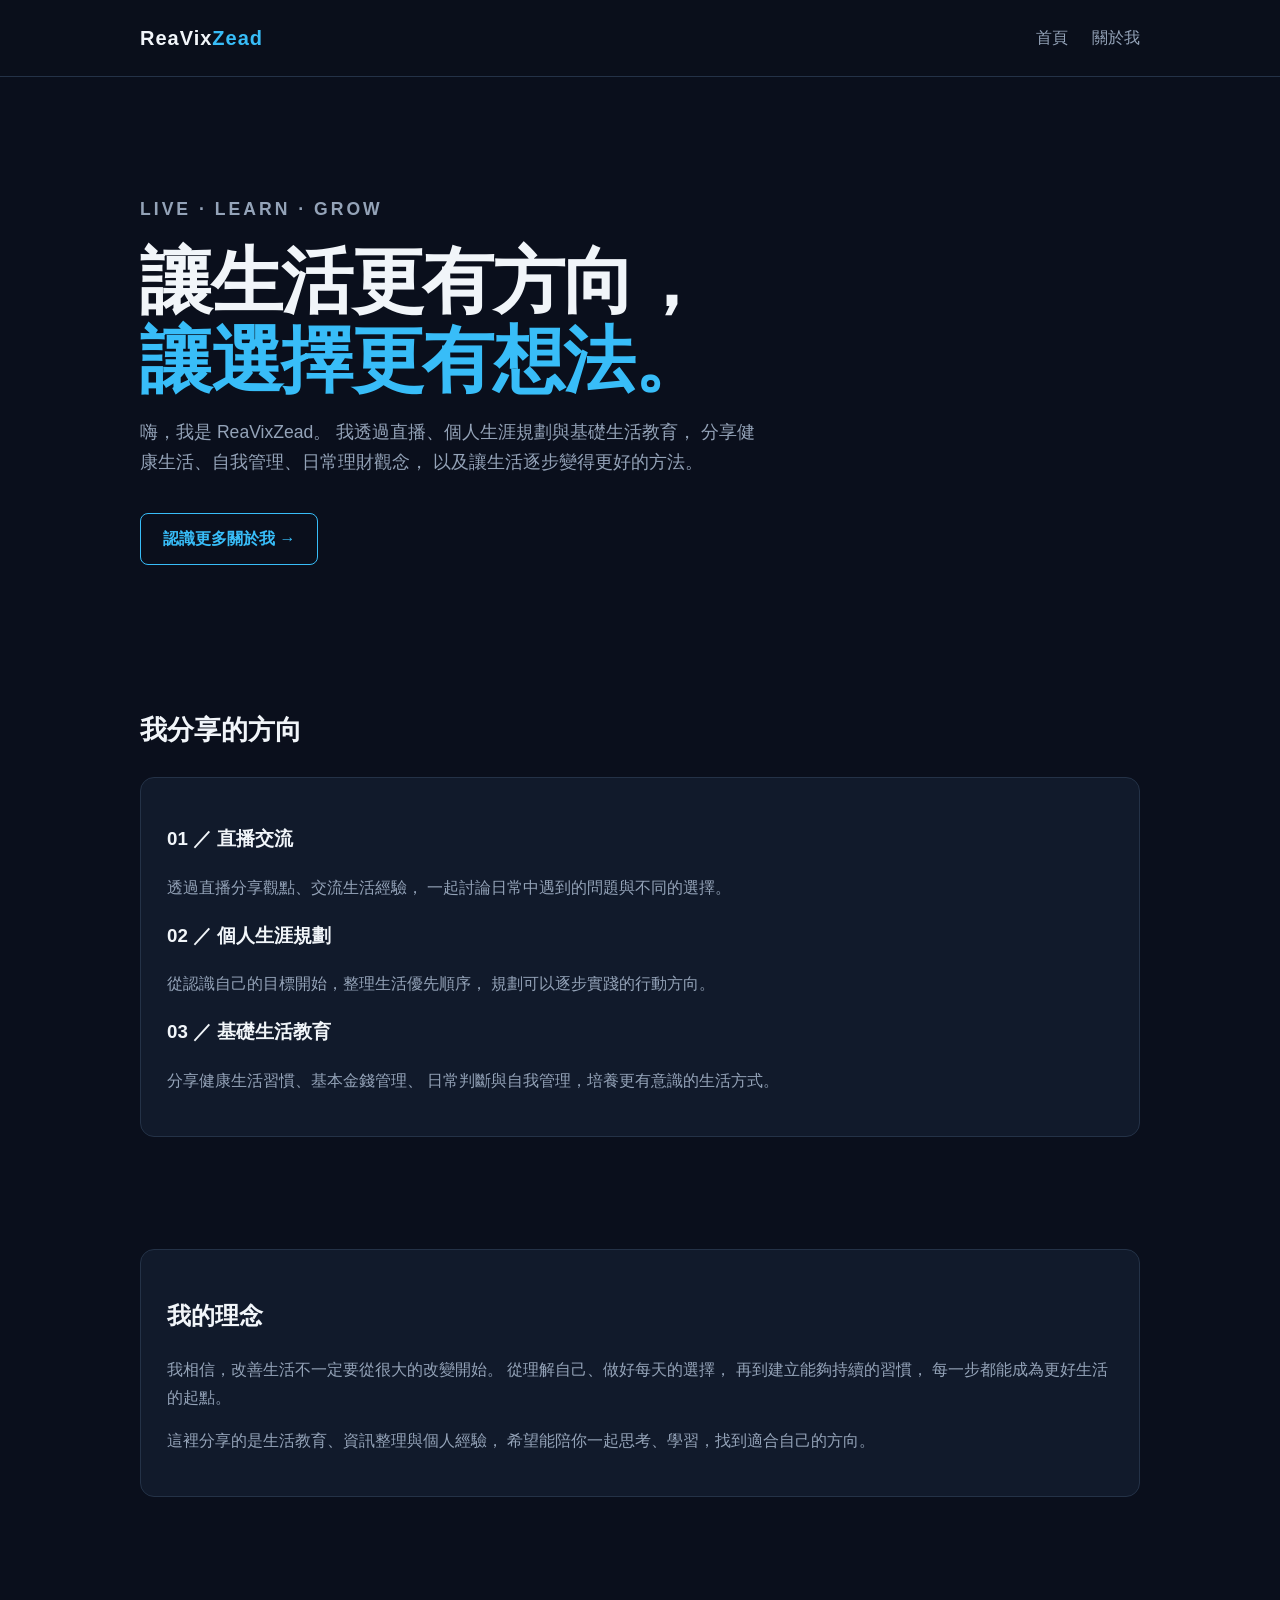
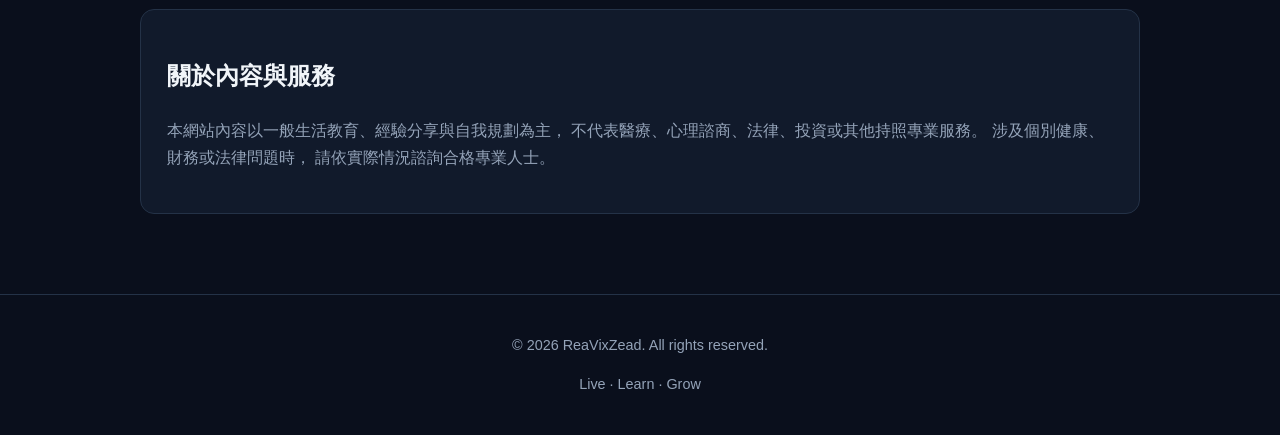
<file: index.html>
<!DOCTYPE html>
<html lang="zh-Hant">
<head>
    <meta charset="UTF-8">
    <meta name="viewport" content="width=device-width, initial-scale=1.0">
    <meta name="description" content="ReaVixZead 的個人名片。透過直播、生涯規劃與生活教育，分享更有方向的生活方式。">

    <title>ReaVixZead｜個人名片</title>

    <link rel="stylesheet" href="css/style.css">
</head>

<body>

    <header class="site-header">
        <nav class="navbar container">
            <a class="brand" href="index.html">
                ReaVix<span>Zead</span>
            </a>

            <div class="nav-links">
                <a href="index.html">首頁</a>
                <a href="about.html">關於我</a>
            </div>
        </nav>
    </header>

    <main>
        <section class="hero container">
            <p class="eyebrow">LIVE · LEARN · GROW</p>

            <h1>
                讓生活更有方向，<br>
                <span>讓選擇更有想法。</span>
            </h1>

            <p>
                嗨，我是 ReaVixZead。
                我透過直播、個人生涯規劃與基礎生活教育，
                分享健康生活、自我管理、日常理財觀念，
                以及讓生活逐步變得更好的方法。
            </p>

            <a class="button" href="about.html">
                認識更多關於我 →
            </a>
        </section>

        <section class="section container">
            <h2 class="section-title">我分享的方向</h2>

            <div class="card">
                <h3>01 ／ 直播交流</h3>
                <p>
                    透過直播分享觀點、交流生活經驗，
                    一起討論日常中遇到的問題與不同的選擇。
                </p>

                <h3>02 ／ 個人生涯規劃</h3>
                <p>
                    從認識自己的目標開始，整理生活優先順序，
                    規劃可以逐步實踐的行動方向。
                </p>

                <h3>03 ／ 基礎生活教育</h3>
                <p>
                    分享健康生活習慣、基本金錢管理、
                    日常判斷與自我管理，培養更有意識的生活方式。
                </p>
            </div>
        </section>

        <section class="section container">
            <div class="card">
                <h2>我的理念</h2>
                <p>
                    我相信，改善生活不一定要從很大的改變開始。
                    從理解自己、做好每天的選擇，
                    再到建立能夠持續的習慣，
                    每一步都能成為更好生活的起點。
                </p>

                <p>
                    這裡分享的是生活教育、資訊整理與個人經驗，
                    希望能陪你一起思考、學習，找到適合自己的方向。
                </p>
            </div>
        </section>

        <section class="section container">
            <div class="card">
                <h2>關於內容與服務</h2>
                <p>
                    本網站內容以一般生活教育、經驗分享與自我規劃為主，
                    不代表醫療、心理諮商、法律、投資或其他持照專業服務。
                    涉及個別健康、財務或法律問題時，
                    請依實際情況諮詢合格專業人士。
                </p>
            </div>
        </section>
    </main>

    <footer class="site-footer">
        <div class="container">
            <p>© 2026 ReaVixZead. All rights reserved.</p>
            <p>Live · Learn · Grow</p>
        </div>
    </footer>

</body>
</html>
</file>
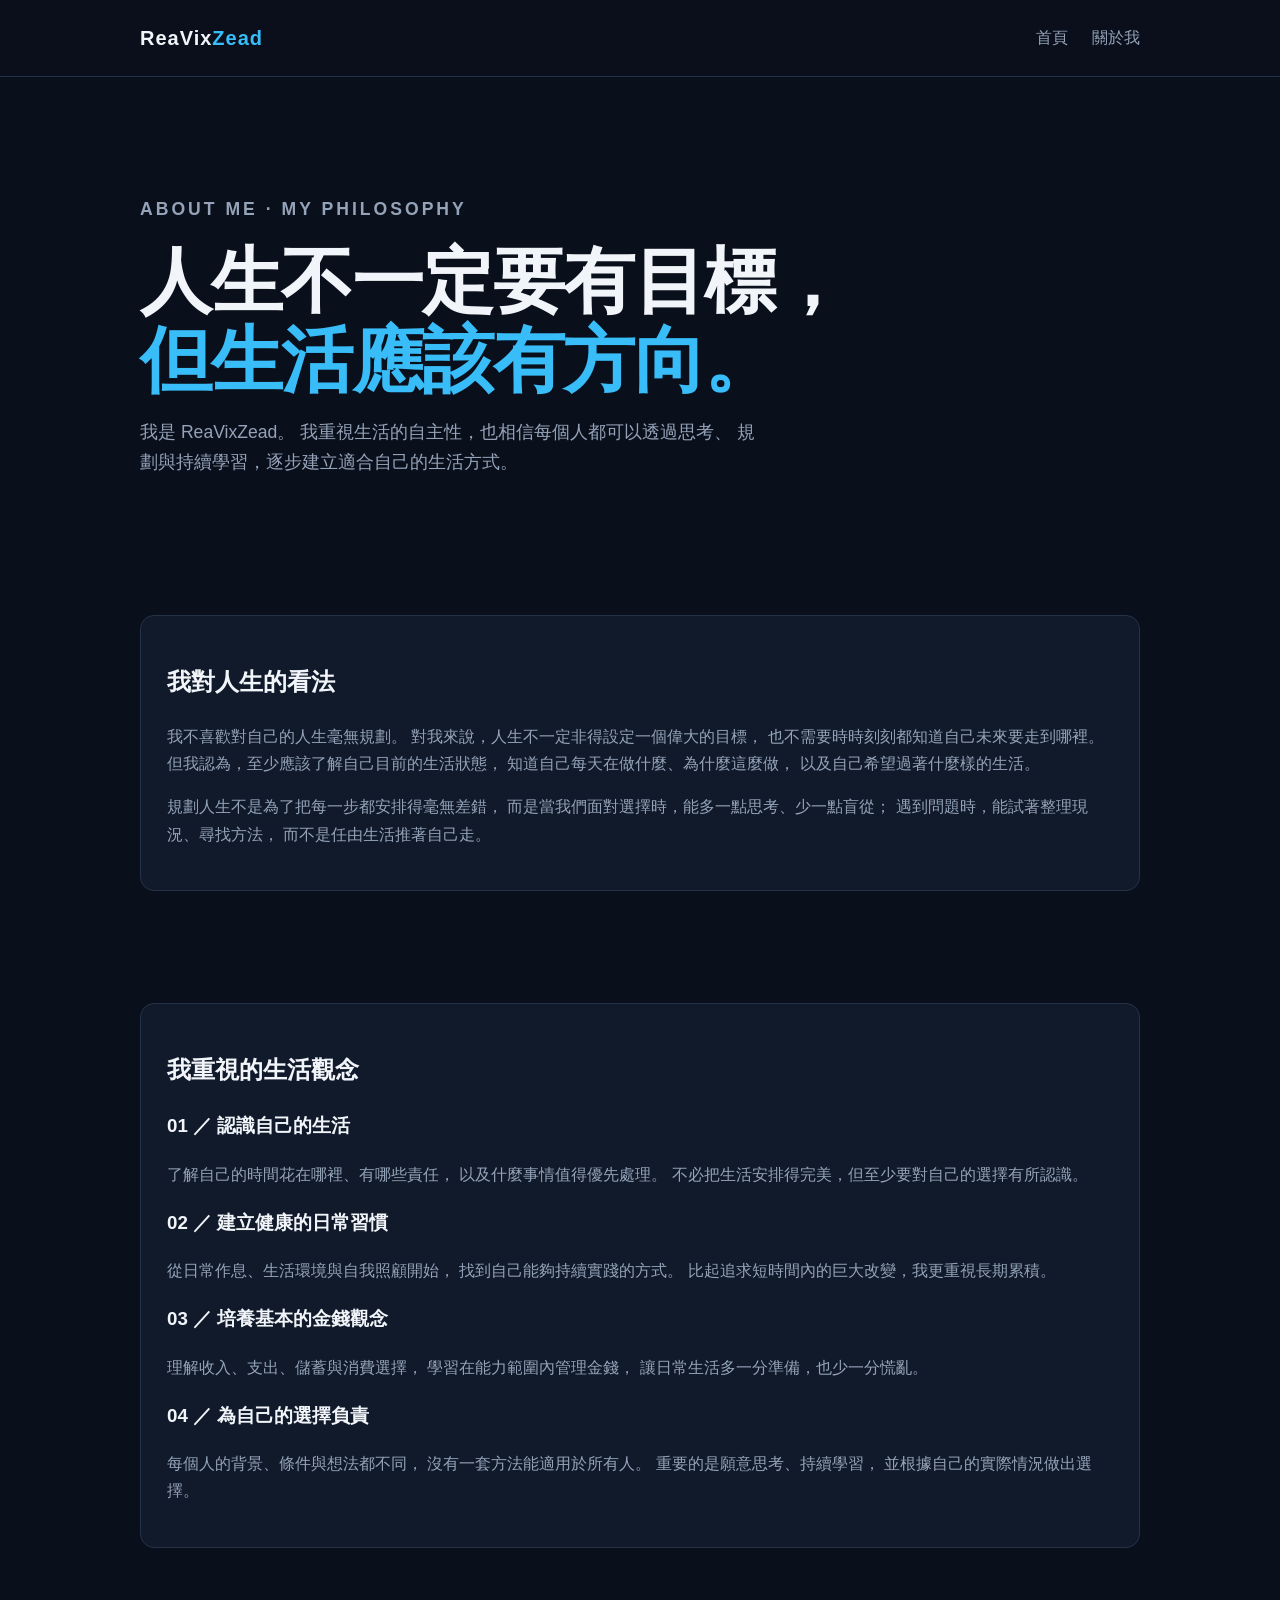
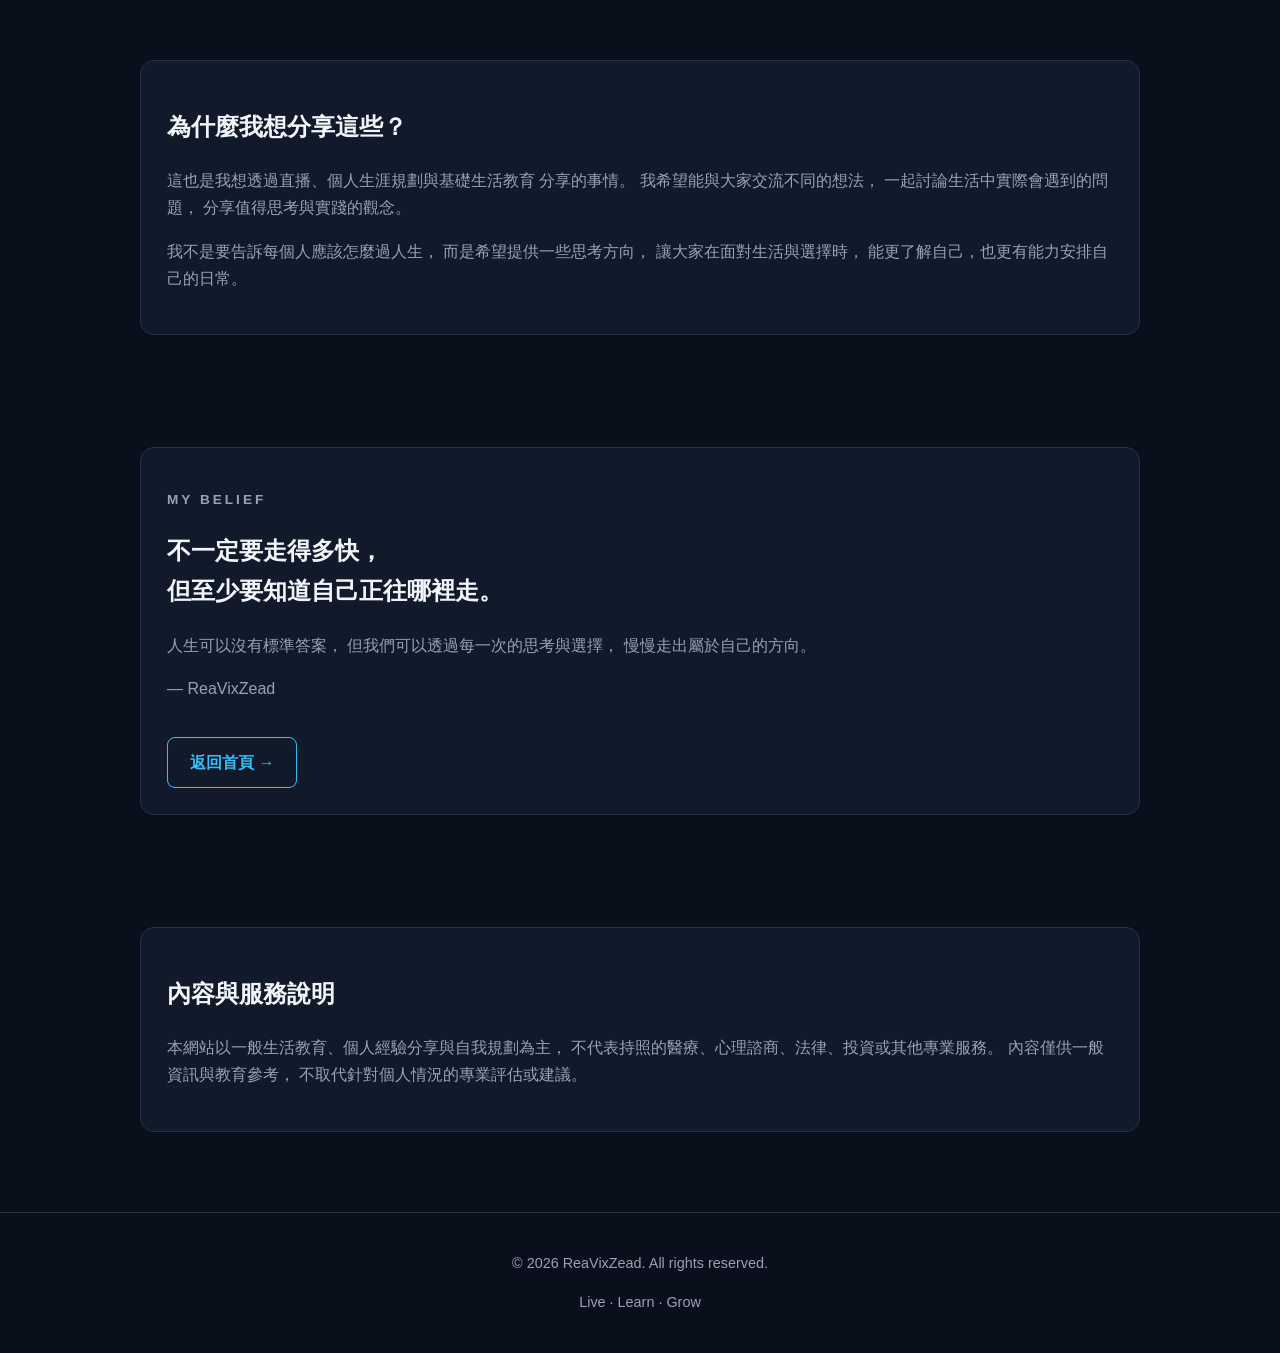
<file: about.html>
<!DOCTYPE html>
<html lang="zh-Hant">
<head>
    <meta charset="UTF-8">
    <meta name="viewport" content="width=device-width, initial-scale=1.0">

    <meta name="description" content="認識 ReaVixZead，了解我對人生規劃、生活管理與自我成長的想法。">

    <title>關於我｜ReaVixZead</title>

    <link rel="stylesheet" href="css/style.css">
</head>

<body>

    <header class="site-header">
        <nav class="navbar container">
            <a class="brand" href="index.html">
                ReaVix<span>Zead</span>
            </a>

            <div class="nav-links">
                <a href="index.html">首頁</a>
                <a href="about.html">關於我</a>
            </div>
        </nav>
    </header>

    <main>
        <section class="hero container">
            <p class="eyebrow">ABOUT ME · MY PHILOSOPHY</p>

            <h1>
                人生不一定要有目標，<br>
                <span>但生活應該有方向。</span>
            </h1>

            <p>
                我是 ReaVixZead。
                我重視生活的自主性，也相信每個人都可以透過思考、
                規劃與持續學習，逐步建立適合自己的生活方式。
            </p>
        </section>

        <section class="section container">
            <div class="card">
                <h2>我對人生的看法</h2>

                <p>
                    我不喜歡對自己的人生毫無規劃。
                    對我來說，人生不一定非得設定一個偉大的目標，
                    也不需要時時刻刻都知道自己未來要走到哪裡。
                    但我認為，至少應該了解自己目前的生活狀態，
                    知道自己每天在做什麼、為什麼這麼做，
                    以及自己希望過著什麼樣的生活。
                </p>

                <p>
                    規劃人生不是為了把每一步都安排得毫無差錯，
                    而是當我們面對選擇時，能多一點思考、少一點盲從；
                    遇到問題時，能試著整理現況、尋找方法，
                    而不是任由生活推著自己走。
                </p>
            </div>
        </section>

        <section class="section container">
            <div class="card">
                <h2>我重視的生活觀念</h2>

                <h3>01 ／ 認識自己的生活</h3>
                <p>
                    了解自己的時間花在哪裡、有哪些責任，
                    以及什麼事情值得優先處理。
                    不必把生活安排得完美，但至少要對自己的選擇有所認識。
                </p>

                <h3>02 ／ 建立健康的日常習慣</h3>
                <p>
                    從日常作息、生活環境與自我照顧開始，
                    找到自己能夠持續實踐的方式。
                    比起追求短時間內的巨大改變，我更重視長期累積。
                </p>

                <h3>03 ／ 培養基本的金錢觀念</h3>
                <p>
                    理解收入、支出、儲蓄與消費選擇，
                    學習在能力範圍內管理金錢，
                    讓日常生活多一分準備，也少一分慌亂。
                </p>

                <h3>04 ／ 為自己的選擇負責</h3>
                <p>
                    每個人的背景、條件與想法都不同，
                    沒有一套方法能適用於所有人。
                    重要的是願意思考、持續學習，
                    並根據自己的實際情況做出選擇。
                </p>
            </div>
        </section>

        <section class="section container">
            <div class="card">
                <h2>為什麼我想分享這些？</h2>

                <p>
                    這也是我想透過直播、個人生涯規劃與基礎生活教育
                    分享的事情。
                    我希望能與大家交流不同的想法，
                    一起討論生活中實際會遇到的問題，
                    分享值得思考與實踐的觀念。
                </p>

                <p>
                    我不是要告訴每個人應該怎麼過人生，
                    而是希望提供一些思考方向，
                    讓大家在面對生活與選擇時，
                    能更了解自己，也更有能力安排自己的日常。
                </p>
            </div>
        </section>

        <section class="section container">
            <div class="card">
                <p class="eyebrow">MY BELIEF</p>

                <h2>
                    不一定要走得多快，<br>
                    <span>但至少要知道自己正往哪裡走。</span>
                </h2>

                <p>
                    人生可以沒有標準答案，
                    但我們可以透過每一次的思考與選擇，
                    慢慢走出屬於自己的方向。
                </p>

                <p>— ReaVixZead</p>

                <a class="button" href="index.html">
                    返回首頁 →
                </a>
            </div>
        </section>

        <section class="section container">
            <div class="card">
                <h2>內容與服務說明</h2>

                <p>
                    本網站以一般生活教育、個人經驗分享與自我規劃為主，
                    不代表持照的醫療、心理諮商、法律、投資或其他專業服務。
                    內容僅供一般資訊與教育參考，
                    不取代針對個人情況的專業評估或建議。
                </p>
            </div>
        </section>
    </main>

    <footer class="site-footer">
        <div class="container">
            <p>© 2026 ReaVixZead. All rights reserved.</p>
            <p>Live · Learn · Grow</p>
        </div>
    </footer>

</body>
</html>
</file>
<file: css/style.css>
/* ========================================
   ReaVixZead - 深色科技風格
   檔案：css/style.css
   ======================================== */

/* 1. 全站基本設定 */
:root {
    --bg-main: #0a0f1c;
    --bg-card: #111a2b;
    --text-main: #f1f5f9;
    --text-muted: #94a3b8;
    --accent: #38bdf8;
    --border: #243247;
}

* {
    box-sizing: border-box;
}

html {
    scroll-behavior: smooth;
}

body {
    margin: 0;
    font-family: "Segoe UI", Arial, sans-serif;
    background: var(--bg-main);
    color: var(--text-main);
    line-height: 1.7;
}

/* 2. 網站主要內容寬度 */
.container {
    width: min(100% - 40px, 1000px);
    margin-inline: auto;
}

/* 3. 頂部導覽列 */
.site-header {
    background: rgba(10, 15, 28, 0.95);
    border-bottom: 1px solid var(--border);
}

.navbar {
    min-height: 76px;
    display: flex;
    justify-content: space-between;
    align-items: center;
    gap: 24px;
}

.brand {
    color: var(--text-main);
    font-size: 1.25rem;
    font-weight: 800;
    letter-spacing: 1px;
    text-decoration: none;
}

.brand span {
    color: var(--accent);
}

.nav-links {
    display: flex;
    flex-wrap: wrap;
    gap: 24px;
}

.nav-links a {
    color: var(--text-muted);
    text-decoration: none;
    transition: color 0.2s ease;
}

.nav-links a:hover {
    color: var(--accent);
}

/* 4. 首頁主視覺 */
.hero {
    padding: 100px 0 88px;
}

.eyebrow {
    color: var(--accent);
    font-size: 0.85rem;
    font-weight: 700;
    letter-spacing: 3px;
    text-transform: uppercase;
}

.hero h1 {
    margin: 16px 0;
    font-size: clamp(2.5rem, 7vw, 4.5rem);
    line-height: 1.1;
    letter-spacing: -1.5px;
}

.hero h1 span {
    color: var(--accent);
}

.hero p {
    max-width: 620px;
    color: var(--text-muted);
    font-size: 1.1rem;
}

/* 5. 主要按鈕 */
.button {
    display: inline-block;
    margin-top: 18px;
    padding: 11px 22px;
    border: 1px solid var(--accent);
    border-radius: 8px;
    color: var(--accent);
    text-decoration: none;
    font-weight: 700;
    transition:
        background 0.2s ease,
        color 0.2s ease,
        transform 0.2s ease;
}

.button:hover {
    background: var(--accent);
    color: var(--bg-main);
    transform: translateY(-2px);
}

/* 6. 內容區塊與資訊卡片 */
.section {
    padding: 32px 0 80px;
}

.section-title {
    margin-bottom: 24px;
    font-size: 1.7rem;
}

.card {
    padding: 26px;
    background: var(--bg-card);
    border: 1px solid var(--border);
    border-radius: 14px;
}

.card p {
    color: var(--text-muted);
}

/* 7. 頁尾 */
.site-footer {
    padding: 24px 0;
    border-top: 1px solid var(--border);
    color: var(--text-muted);
    font-size: 0.9rem;
    text-align: center;
}

/* 8. 手機版調整 */
@media (max-width: 600px) {
    .navbar {
        padding: 16px 0;
        align-items: flex-start;
        flex-direction: column;
        gap: 10px;
    }

    .nav-links {
        gap: 16px;
    }

    .hero {
        padding: 68px 0 56px;
    }

    .section {
        padding-bottom: 56px;
    }
}
</file>
